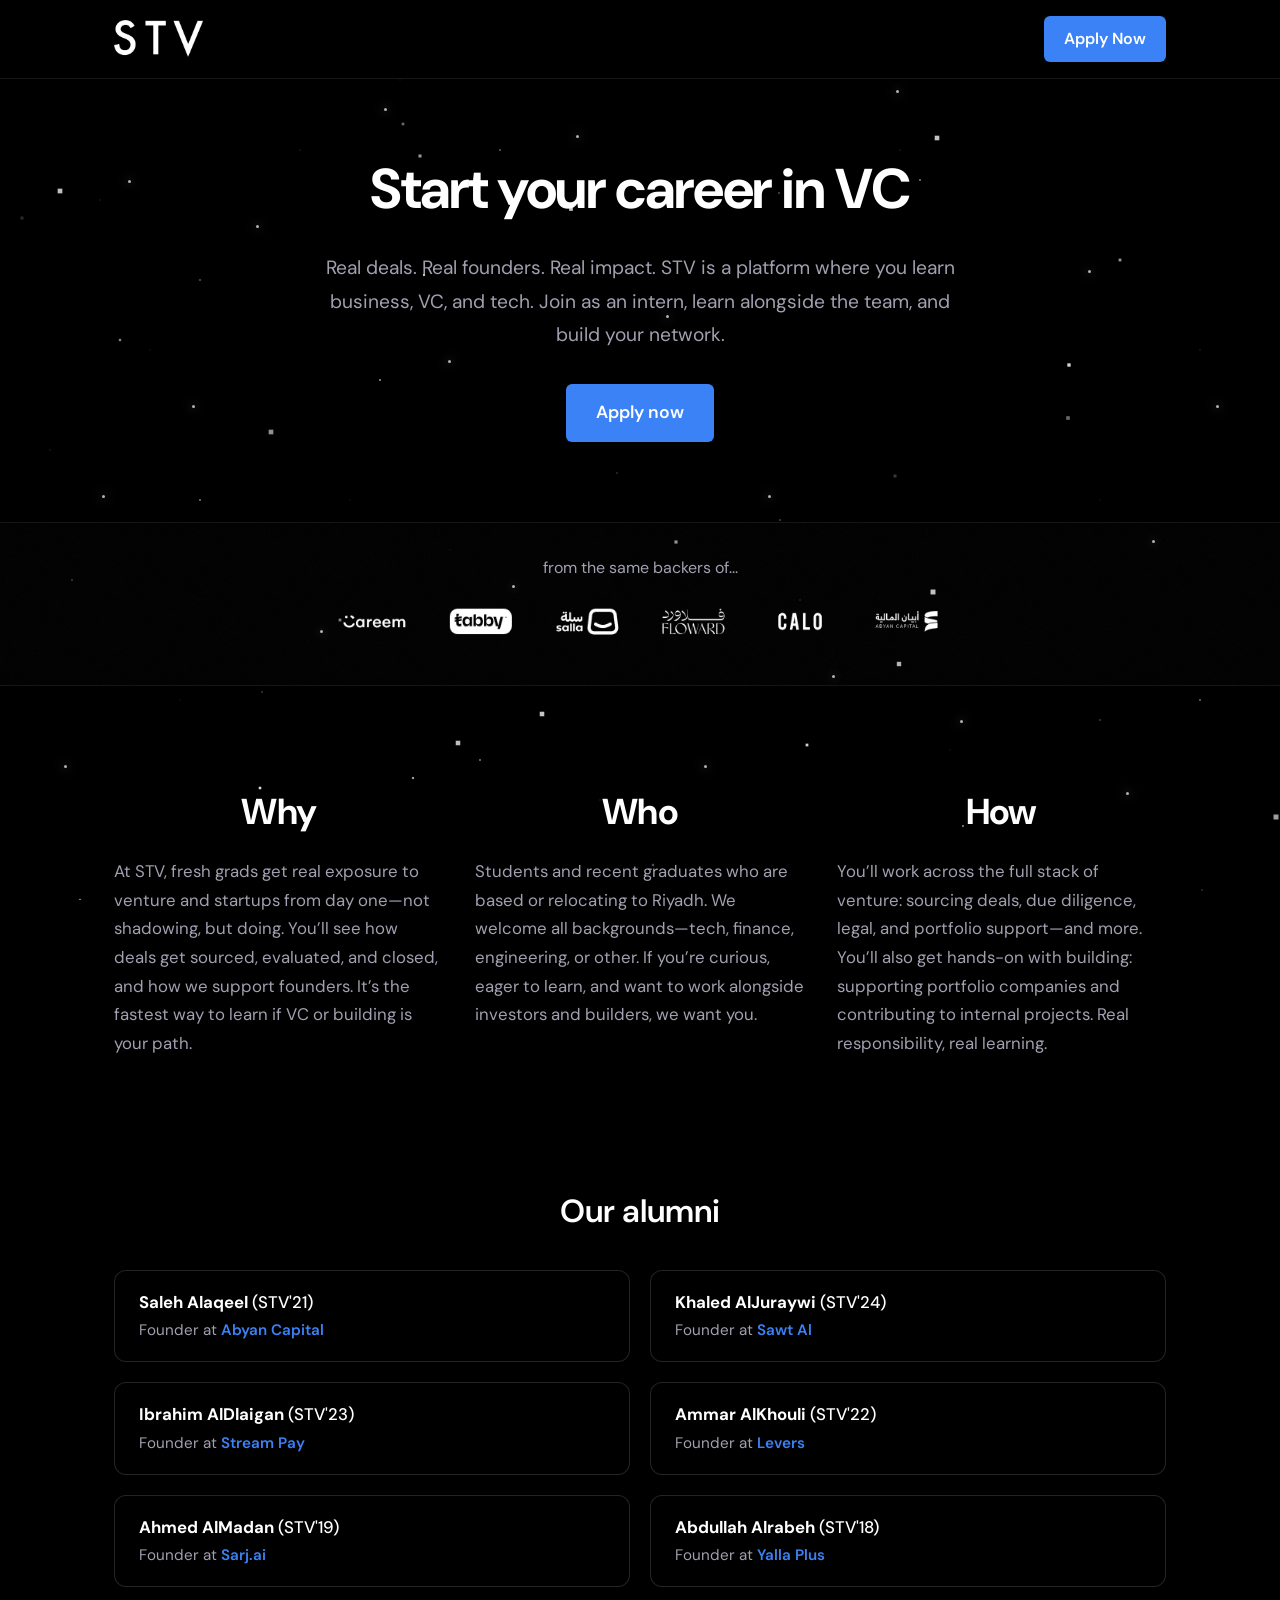
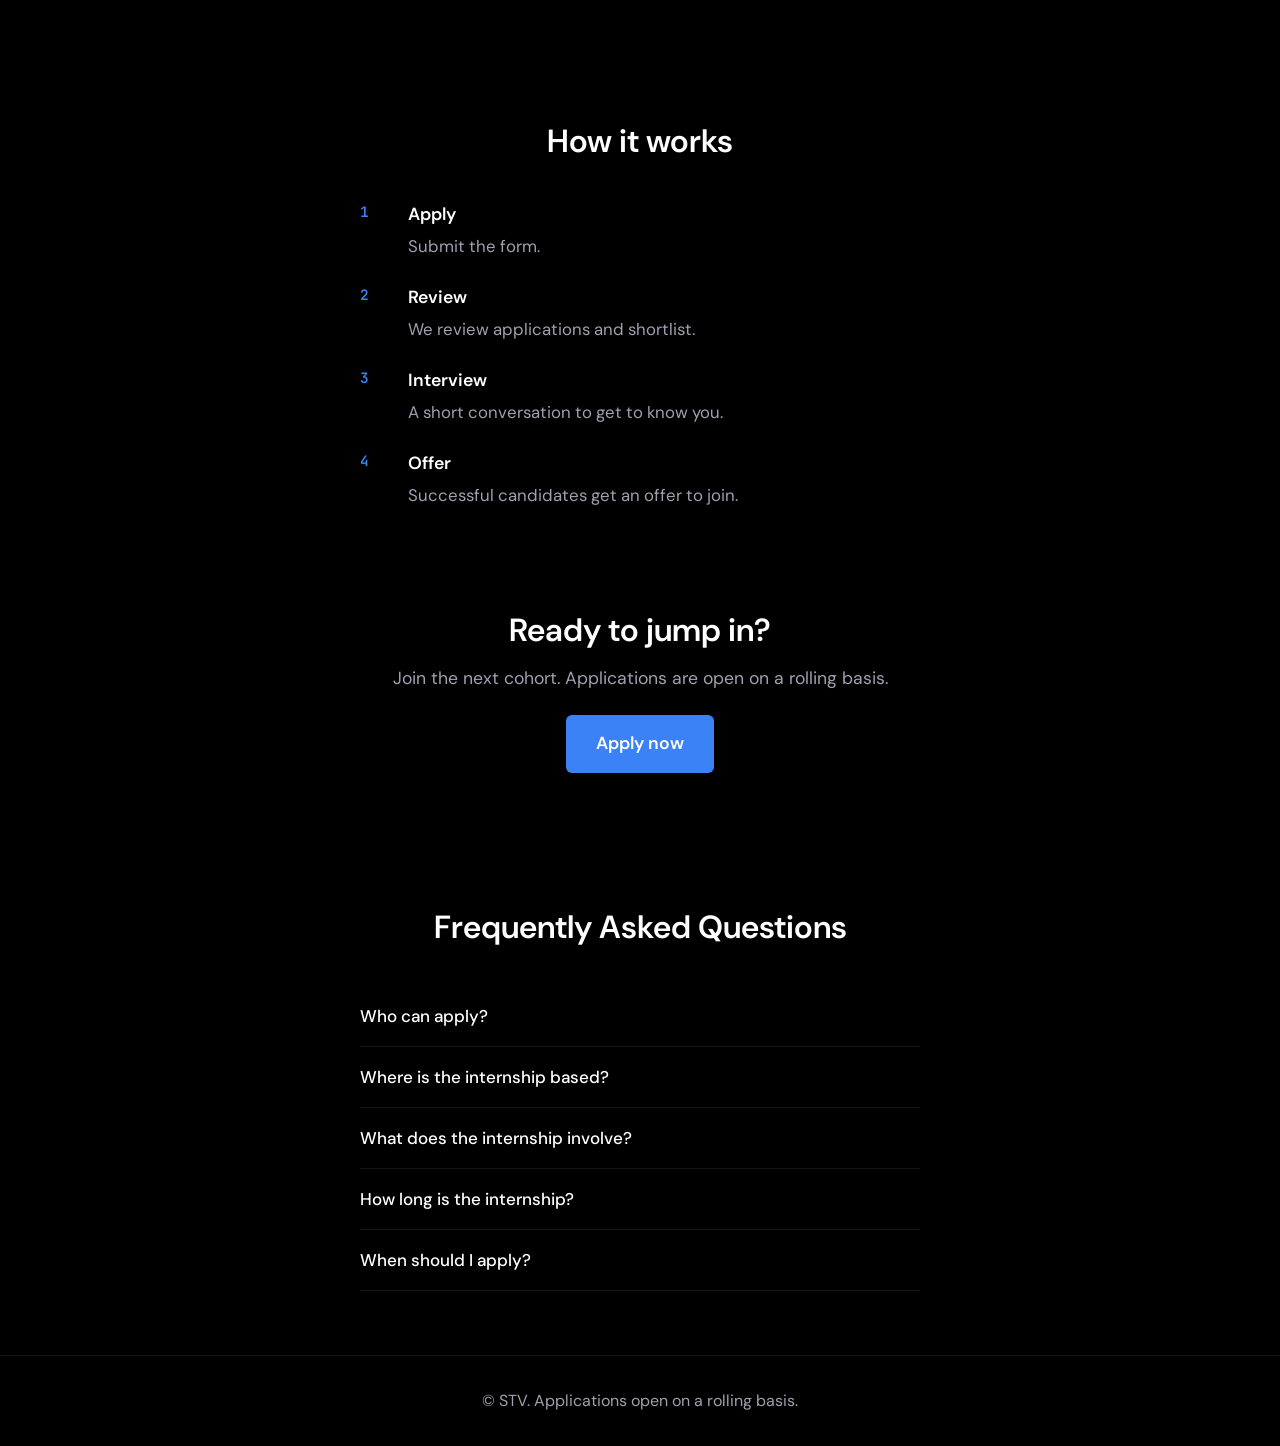
<file: index.html>
<!DOCTYPE html>
<html lang="en">
<head>
  <meta charset="UTF-8" />
  <meta name="viewport" content="width=device-width, initial-scale=1.0, viewport-fit=cover" />
  <meta name="theme-color" content="#000000" />
  <title>STV Internship | Apply Now</title>
  <!-- Open Graph / Facebook, LinkedIn, etc. -->
  <meta property="og:type" content="website" />
  <meta property="og:url" content="https://stv-internship-ax2s.vercel.app/" />
  <meta property="og:title" content="Start your career in VC" />
  <meta property="og:description" content="Real deals. Real founders. Real impact. STV is a platform where you learn business, VC, and tech. Join as an intern, learn alongside the team, and build your network. Applications are open on a rolling basis." />
  <meta property="og:image" content="https://stv-internship-ax2s.vercel.app/assets/stv-logo-white.png" />
  <meta property="og:image:width" content="2048" />
  <meta property="og:image:height" content="849" />
  <!-- Twitter Card -->
  <meta name="twitter:card" content="summary_large_image" />
  <meta name="twitter:url" content="https://stv-internship-ax2s.vercel.app/" />
  <meta name="twitter:title" content="Start your career in VC" />
  <meta name="twitter:description" content="Real deals. Real founders. Real impact. STV is a platform where you learn business, VC, and tech. Join as an intern, learn alongside the team, and build your network. Applications are open on a rolling basis." />
  <meta name="twitter:image" content="https://stv-internship-ax2s.vercel.app/assets/stv-logo-white.png" />
  <link rel="preconnect" href="https://fonts.googleapis.com" />
  <link rel="preconnect" href="https://fonts.gstatic.com" crossorigin />
  <link href="https://fonts.googleapis.com/css2?family=DM+Sans:ital,opsz,wght@0,9..40,300;0,9..40,400;0,9..40,500;0,9..40,600;0,9..40,700;1,9..40,400&family=Instrument+Serif:ital@0;1&family=JetBrains+Mono:wght@400;500;600&display=swap" rel="stylesheet" />
  <link rel="stylesheet" href="styles.css?v=6" />
</head>
<body>
  <div class="bg-tech" aria-hidden="true">
    <div class="bg-stars-far" aria-hidden="true"></div>
    <div class="bg-stars" aria-hidden="true"></div>
    <div class="bg-gradient-shift"></div>
    <div class="bg-float" aria-hidden="true">
      <span class="bg-particle"></span>
      <span class="bg-particle"></span>
      <span class="bg-particle"></span>
      <span class="bg-particle"></span>
      <span class="bg-particle"></span>
      <span class="bg-particle"></span>
      <span class="bg-particle"></span>
      <span class="bg-particle"></span>
      <span class="bg-particle"></span>
      <span class="bg-particle"></span>
      <span class="bg-particle"></span>
      <span class="bg-particle"></span>
      <span class="bg-particle"></span>
      <span class="bg-particle"></span>
      <span class="bg-particle"></span>
      <span class="bg-particle"></span>
      <span class="bg-particle"></span>
      <span class="bg-particle"></span>
      <span class="bg-particle"></span>
      <span class="bg-particle"></span>
    </div>
    <div class="bg-glow bg-glow-1"></div>
    <div class="bg-glow bg-glow-2"></div>
  </div>

  <header class="header">
    <div class="container">
      <a href="/" class="logo">
        <img src="assets/stv-logo-white.png" alt="STV" class="logo-img" />
      </a>
      <a href="https://docs.google.com/forms/d/1zl1nwiatsj6WW4wo2dqx9uAPg2A9zWV1U6yQzz-te5w/edit" target="_blank" rel="noopener noreferrer" class="btn btn-primary">Apply Now</a>
    </div>
  </header>

  <main>
    <section class="hero">
      <div class="container">
        <h1 class="hero-title">Start your career in VC</h1>
        <p class="hero-subtitle">
          Real deals. Real founders. Real impact. STV is a platform where you learn business, VC, and tech. Join as an intern, learn alongside the team, and build your network.
        </p>
        <div class="hero-cta">
          <a href="https://docs.google.com/forms/d/1zl1nwiatsj6WW4wo2dqx9uAPg2A9zWV1U6yQzz-te5w/edit" target="_blank" rel="noopener noreferrer" class="btn btn-primary btn-lg btn-glow">Apply now</a>
        </div>
      </div>
    </section>

    <section class="backers">
      <div class="backers-noise" aria-hidden="true"></div>
      <div class="container">
        <p class="backers-headline">from the same backers of...</p>
        <div class="backers-logos-wrap">
          <img src="assets/backers-logos.png" alt="Careem, Tabby, Salla, Floward, Calo, Abyan Capital" class="backers-logos-img" />
          <a href="https://www.careem.com" target="_blank" rel="noopener" class="backers-logo-link" style="left: 0;" aria-label="Careem"></a>
          <a href="https://tabby.ai" target="_blank" rel="noopener" class="backers-logo-link" style="left: 16.666%;" aria-label="Tabby"></a>
          <a href="https://salla.com" target="_blank" rel="noopener" class="backers-logo-link" style="left: 33.333%;" aria-label="Salla"></a>
          <a href="https://floward.com" target="_blank" rel="noopener" class="backers-logo-link" style="left: 50%;" aria-label="Floward"></a>
          <a href="https://calo.app" target="_blank" rel="noopener" class="backers-logo-link" style="left: 66.666%;" aria-label="Calo"></a>
          <a href="https://www.abyancapital.sa" target="_blank" rel="noopener" class="backers-logo-link" style="left: 83.333%;" aria-label="Abyan Capital"></a>
        </div>
      </div>
    </section>

    <section class="why-who-how section">
      <div class="container">
        <div class="why-who-how-grid">
          <div class="why-who-how-col">
            <h2 class="why-who-how-heading">Why</h2>
            <p class="why-who-how-text">At STV, fresh grads get real exposure to venture and startups from day one—not shadowing, but doing. You’ll see how deals get sourced, evaluated, and closed, and how we support founders. It’s the fastest way to learn if VC or building is your path.</p>
          </div>
          <div class="why-who-how-col">
            <h2 class="why-who-how-heading">Who</h2>
            <p class="why-who-how-text">Students and recent graduates who are based or relocating to Riyadh. We welcome all backgrounds—tech, finance, engineering, or other. If you’re curious, eager to learn, and want to work alongside investors and builders, we want you.</p>
          </div>
          <div class="why-who-how-col">
            <h2 class="why-who-how-heading">How</h2>
            <p class="why-who-how-text">You’ll work across the full stack of venture: sourcing deals, due diligence, legal, and portfolio support—and more. You’ll also get hands-on with building: supporting portfolio companies and contributing to internal projects. Real responsibility, real learning.</p>
          </div>
        </div>
      </div>
    </section>

    <section class="alumni section">
      <div class="container">
        <h2 class="section-title">Our alumni</h2>
        <div class="alumni-grid">
          <article class="alumni-card">
            <div class="alumni-card-right">
              <p class="alumni-name">Saleh Alaqeel <span class="alumni-cohort">(STV'21)</span></p>
              <p class="alumni-role">Founder at <a href="https://www.abyancapital.sa/" target="_blank" rel="noopener noreferrer" class="alumni-company-teal">Abyan Capital</a></p>
            </div>
          </article>
          <article class="alumni-card">
            <div class="alumni-card-right">
              <p class="alumni-name">Khaled AlJuraywi <span class="alumni-cohort">(STV'24)</span></p>
              <p class="alumni-role">Founder at <a href="https://www.sawt.sa/en/" target="_blank" rel="noopener noreferrer" class="alumni-company-teal">Sawt Al</a></p>
            </div>
          </article>
          <article class="alumni-card">
            <div class="alumni-card-right">
              <p class="alumni-name">Ibrahim AlDlaigan <span class="alumni-cohort">(STV'23)</span></p>
              <p class="alumni-role">Founder at <a href="https://streampay.sa/" target="_blank" rel="noopener noreferrer" class="alumni-company-teal">Stream Pay</a></p>
            </div>
          </article>
          <article class="alumni-card">
            <div class="alumni-card-right">
              <p class="alumni-name">Ammar AlKhouli <span class="alumni-cohort">(STV'22)</span></p>
              <p class="alumni-role">Founder at <a href="https://www.uselevers.com/" target="_blank" rel="noopener noreferrer" class="alumni-company-teal">Levers</a></p>
            </div>
          </article>
          <article class="alumni-card">
            <div class="alumni-card-right">
              <p class="alumni-name">Ahmed AlMadan <span class="alumni-cohort">(STV'19)</span></p>
              <p class="alumni-role">Founder at <a href="https://www.sarj.ai/" target="_blank" rel="noopener noreferrer" class="alumni-company-teal">Sarj.ai</a></p>
            </div>
          </article>
          <article class="alumni-card">
            <div class="alumni-card-right">
              <p class="alumni-name">Abdullah Alrabeh <span class="alumni-cohort">(STV'18)</span></p>
              <p class="alumni-role">Founder at <a href="https://www.yallaplus.com/" target="_blank" rel="noopener noreferrer" class="alumni-company-teal">Yalla Plus</a></p>
            </div>
          </article>
        </div>
      </div>
    </section>

    <section class="process section">
      <div class="container">
        <h2 class="section-title">How it works</h2>
        <ol class="process-list">
          <li><h3>Apply</h3><p>Submit the form.</p></li>
          <li><h3>Review</h3><p>We review applications and shortlist.</p></li>
          <li><h3>Interview</h3><p>A short conversation to get to know you.</p></li>
          <li><h3>Offer</h3><p>Successful candidates get an offer to join.</p></li>
        </ol>
        <h3 class="cta-headline">Ready to jump in?</h3>
        <p class="cta-subline">Join the next cohort. Applications are open on a rolling basis.</p>
        <a href="https://docs.google.com/forms/d/1zl1nwiatsj6WW4wo2dqx9uAPg2A9zWV1U6yQzz-te5w/edit" target="_blank" rel="noopener noreferrer" class="btn btn-primary btn-lg btn-glow" id="apply">Apply now</a>
      </div>
    </section>

    <section class="faq">
      <div class="container">
        <h2 class="section-title">Frequently Asked Questions</h2>
        <div class="faq-list">
          <details class="faq-item">
            <summary>Who can apply?</summary>
            <p>Students and recent graduates who are eager to learn business, VC, and tech. We welcome all backgrounds—tech, finance, engineering, or other—as long as you’re curious and want to learn.</p>
          </details>
          <details class="faq-item">
            <summary>Where is the internship based?</summary>
            <p>Our internship is based in Riyadh. You should be based or willing to relocate to Riyadh for the duration of the internship.</p>
          </details>
          <details class="faq-item">
            <summary>What does the internship involve?</summary>
            <p>You’ll support the investment team with research, due diligence, and portfolio work. You’ll get exposure to how we source deals, evaluate startups, and support founders—with real responsibility and feedback.</p>
          </details>
          <details class="faq-item">
            <summary>How long is the internship?</summary>
            <p>Duration and start dates are discussed during the process. We’ll share more details when we get in touch.</p>
          </details>
          <details class="faq-item">
            <summary>When should I apply?</summary>
            <p>Applications are open on a rolling basis—we review them as they come in, so apply whenever you’re ready.</p>
          </details>
        </div>
      </div>
    </section>
  </main>

  <footer class="footer">
    <div class="container">
      <p class="footer-text">© STV. Applications open on a rolling basis.</p>
    </div>
  </footer>
</body>
</html>
</file>
<file: styles.css>
/* STV Internship Microsite — match alpha.stv.vc, techy feel */
:root {
  --bg: #000000;
  --bg-soft: #0a0a0a;
  --bg-elevated: #111111;
  --text: #ffffff;
  --text-muted: #a0a0b0;
  --accent: #3b82f6;
  --accent-hover: #60a5fa;
  --accent-dim: rgba(59, 130, 246, 0.12);
  --border: #151515;
  --radius: 6px;
  --font-sans: "DM Sans", system-ui, sans-serif;
  --font-serif: "Instrument Serif", Georgia, serif;
  --font-mono: "JetBrains Mono", ui-monospace, monospace;
}

*, *::before, *::after { box-sizing: border-box; }
html { scroll-behavior: smooth; background: var(--bg); }
body {
  margin: 0;
  font-family: var(--font-sans);
  font-size: 1.0625rem;
  background: transparent;
  color: var(--text);
  line-height: 1.65;
  -webkit-font-smoothing: antialiased;
  position: relative;
}

.bg-tech {
  position: fixed;
  inset: 0;
  z-index: -1;
  overflow: hidden;
  background: #000;
}

/* Speckled starfield — white dots with slow drift + twinkle (star-like) */
.bg-stars {
  position: absolute;
  inset: 0;
  width: 0;
  height: 0;
  top: 0;
  left: 0;
  pointer-events: none;
  animation: starsDrift 70s ease-in-out infinite, starsTwinkle 5s ease-in-out infinite;
  box-shadow:
    456px 51px 0 1.98px rgba(255,255,255,0.36),
    571px 209px 0 1.85px rgba(255,255,255,0.78),
    356px 1209px 0 1.34px rgba(255,255,255,0.22),
    895px 476px 0 1.51px rgba(255,255,255,0.22),
    814px 1330px 0 1.9px rgba(255,255,255,0.47),
    653px 865px 0 1.18px rgba(255,255,255,0.3),
    1378px 209px 0 0.69px rgba(255,255,255,0.26),
    1408px 1236px 0 1.03px rgba(255,255,255,0.23),
    1881px 1098px 0 0.75px rgba(255,255,255,0.8),
    322px 1130px 0 1.09px rgba(255,255,255,0.61),
    933px 592px 0 2.47px rgba(255,255,255,0.76),
    413px 778px 0 1.06px rgba(255,255,255,0.61),
    700px 1093px 0 1.96px rgba(255,255,255,0.31),
    899px 664px 0 2.19px rgba(255,255,255,0.7),
    271px 432px 0 2.33px rgba(255,255,255,0.57),
    1076px 1197px 0 1.36px rgba(255,255,255,0.58),
    626px 1285px 0 0.82px rgba(255,255,255,0.64),
    260px 788px 0 1.26px rgba(255,255,255,0.85),
    1202px 890px 0 0.82px rgba(255,255,255,0.2),
    435px 1280px 0 1.1px rgba(255,255,255,0.62),
    458px 743px 0 2.26px rgba(255,255,255,0.74),
    676px 542px 0 1.56px rgba(255,255,255,0.59),
    1276px 817px 0 2.49px rgba(255,255,255,0.62),
    262px 692px 0 0.54px rgba(255,255,255,0.56),
    937px 138px 0 2.31px rgba(255,255,255,0.76),
    877px 1104px 0 0.76px rgba(255,255,255,0.81),
    779px 193px 0 0.69px rgba(255,255,255,0.48),
    403px 124px 0 1.31px rgba(255,255,255,0.42),
    308px 907px 0 2.12px rgba(255,255,255,0.76),
    60px 191px 0 2.35px rgba(255,255,255,0.75),
    1599px 543px 0 2.35px rgba(255,255,255,0.71),
    239px 1186px 0 1.97px rgba(255,255,255,0.24),
    963px 826px 0 0.74px rgba(255,255,255,0.78),
    1068px 418px 0 1.84px rgba(255,255,255,0.4),
    1872px 647px 0 2.36px rgba(255,255,255,0.81),
    542px 714px 0 2.26px rgba(255,255,255,0.77),
    424px 275px 0 1.03px rgba(255,255,255,0.78),
    1069px 365px 0 1.66px rgba(255,255,255,0.84),
    807px 745px 0 1.36px rgba(255,255,255,0.82),
    1230px 1038px 0 1.12px rgba(255,255,255,0.47),
    298px 932px 0 0.98px rgba(180,185,200,0.37),
    22px 218px 0 1.49px rgba(180,185,200,0.23),
    497px 934px 0 0.59px rgba(180,185,200,0.31),
    1135px 1067px 0 1.08px rgba(180,185,200,0.23),
    617px 473px 0 0.94px rgba(180,185,200,0.2),
    903px 999px 0 0.71px rgba(180,185,200,0.3),
    866px 931px 0 0.86px rgba(180,185,200,0.42),
    120px 340px 0 1.2px rgba(255,255,255,0.5),
    680px 920px 0 0.9px rgba(255,255,255,0.35),
    420px 156px 0 1.5px rgba(255,255,255,0.6),
    1100px 720px 0 0.8px rgba(255,255,255,0.28),
    250px 980px 0 1.1px rgba(255,255,255,0.45),
    1550px 380px 0 1.3px rgba(255,255,255,0.55),
    780px 520px 0 0.7px rgba(255,255,255,0.4),
    340px 620px 0 1.4px rgba(255,255,255,0.5),
    920px 180px 0 1px rgba(255,255,255,0.38),
    150px 1100px 0 0.9px rgba(255,255,255,0.32),
    580px 440px 0 1.2px rgba(255,255,255,0.48),
    1320px 890px 0 1.1px rgba(255,255,255,0.42),
    200px 280px 0 0.85px rgba(255,255,255,0.35),
    950px 1020px 0 1.3px rgba(255,255,255,0.52),
    480px 760px 0 0.95px rgba(255,255,255,0.4),
    1650px 620px 0 1.15px rgba(255,255,255,0.45),
    72px 580px 0 0.75px rgba(255,255,255,0.3),
    1120px 260px 0 1.4px rgba(255,255,255,0.58),
    380px 380px 0 1px rgba(255,255,255,0.45),
    1200px 700px 0 0.9px rgba(255,255,255,0.4),
    80px 900px 0 1.1px rgba(255,255,255,0.5),
    1400px 200px 0 0.8px rgba(255,255,255,0.35),
    600px 1100px 0 1.2px rgba(255,255,255,0.48),
    200px 500px 0 0.95px rgba(255,255,255,0.42),
    1000px 950px 0 1px rgba(255,255,255,0.45),
    500px 150px 0 0.85px rgba(255,255,255,0.38);
}
@keyframes starsDrift {
  0%, 100% { transform: translate(0, 0); }
  25% { transform: translate(4px, -6px); }
  50% { transform: translate(-3px, 5px); }
  75% { transform: translate(5px, 3px); }
}
@keyframes starsTwinkle {
  0%, 100% { opacity: 0.85; }
  50% { opacity: 1; }
}

/* Distant starfield layer — more density, softer */
.bg-stars-far {
  position: absolute;
  inset: 0;
  width: 0;
  height: 0;
  top: 0;
  left: 0;
  pointer-events: none;
  opacity: 0.9;
  animation: starsDriftFar 90s ease-in-out infinite, starsTwinkle 8s ease-in-out infinite;
  animation-delay: -20s, -2s;
  box-shadow:
    100px 200px 0 0.6px rgba(255,255,255,0.2),
    400px 80px 0 0.5px rgba(255,255,255,0.18),
    700px 400px 0 0.7px rgba(255,255,255,0.22),
    200px 600px 0 0.5px rgba(255,255,255,0.15),
    900px 150px 0 0.6px rgba(255,255,255,0.2),
    350px 500px 0 0.5px rgba(255,255,255,0.18),
    600px 800px 0 0.6px rgba(255,255,255,0.2),
    150px 350px 0 0.5px rgba(255,255,255,0.16),
    800px 600px 0 0.7px rgba(255,255,255,0.2),
    250px 900px 0 0.5px rgba(255,255,255,0.18),
    500px 300px 0 0.6px rgba(255,255,255,0.2),
    1100px 500px 0 0.5px rgba(255,255,255,0.18),
    300px 150px 0 0.6px rgba(255,255,255,0.2),
    950px 750px 0 0.5px rgba(255,255,255,0.16),
    50px 450px 0 0.6px rgba(255,255,255,0.2),
    650px 200px 0 0.5px rgba(255,255,255,0.18),
    1200px 350px 0 0.6px rgba(255,255,255,0.2),
    180px 700px 0 0.5px rgba(255,255,255,0.18),
    750px 950px 0 0.6px rgba(255,255,255,0.2),
    450px 550px 0 0.5px rgba(255,255,255,0.16);
}
@keyframes starsDriftFar {
  0%, 100% { transform: translate(0, 0); }
  33% { transform: translate(-2px, 4px); }
  66% { transform: translate(3px, -2px); }
}

.bg-gradient-shift {
  position: absolute;
  inset: 0;
  background: transparent;
}
@keyframes gradientShift {
  0% { opacity: 1; transform: scale(1); }
  100% { opacity: 0.85; transform: scale(1.05); }
}

.bg-float {
  position: absolute;
  inset: 0;
  overflow: hidden;
  pointer-events: none;
}
.bg-particle {
  position: absolute;
  border-radius: 50%;
  background: rgba(255, 255, 255, 0.7);
  box-shadow: 0 0 10px rgba(255, 255, 255, 0.55);
  animation: floatParticle 24s ease-in-out infinite, particleTwinkle 4s ease-in-out infinite;
}
.bg-particle:nth-child(1) { width: 3px; height: 3px; left: 10%; top: 20%; animation-duration: 22s; animation-delay: 0s; }
.bg-particle:nth-child(2) { width: 3px; height: 3px; left: 25%; top: 70%; animation-duration: 26s; animation-delay: -5s; }
.bg-particle:nth-child(3) { width: 3px; height: 3px; left: 45%; top: 15%; animation-duration: 20s; animation-delay: -10s; }
.bg-particle:nth-child(4) { width: 3px; height: 3px; left: 60%; top: 55%; animation-duration: 28s; animation-delay: -2s; }
.bg-particle:nth-child(5) { width: 3px; height: 3px; left: 75%; top: 80%; animation-duration: 24s; animation-delay: -8s; }
.bg-particle:nth-child(6) { width: 3px; height: 3px; left: 85%; top: 30%; animation-duration: 23s; animation-delay: -12s; }
.bg-particle:nth-child(7) { width: 3px; height: 3px; left: 15%; top: 45%; animation-duration: 25s; animation-delay: -4s; }
.bg-particle:nth-child(8) { width: 3px; height: 3px; left: 55%; top: 85%; animation-duration: 21s; animation-delay: -7s; }
.bg-particle:nth-child(9) { width: 3px; height: 3px; left: 35%; top: 40%; animation-duration: 27s; animation-delay: -15s; }
.bg-particle:nth-child(10) { width: 3px; height: 3px; left: 90%; top: 60%; animation-duration: 22s; animation-delay: -3s; }
.bg-particle:nth-child(11) { width: 3px; height: 3px; left: 5%; top: 85%; animation-duration: 23s; animation-delay: -6s; }
.bg-particle:nth-child(12) { width: 3px; height: 3px; left: 70%; top: 10%; animation-duration: 25s; animation-delay: -11s; }
.bg-particle:nth-child(13) { width: 3px; height: 3px; left: 20%; top: 25%; animation-duration: 21s; animation-delay: -9s; }
.bg-particle:nth-child(14) { width: 3px; height: 3px; left: 95%; top: 45%; animation-duration: 26s; animation-delay: -1s; }
.bg-particle:nth-child(15) { width: 3px; height: 3px; left: 40%; top: 65%; animation-duration: 24s; animation-delay: -14s; }
.bg-particle:nth-child(16) { width: 3px; height: 3px; left: 8%; top: 55%; animation-duration: 23s; animation-delay: -2s; }
.bg-particle:nth-child(17) { width: 3px; height: 3px; left: 65%; top: 75%; animation-duration: 27s; animation-delay: -9s; }
.bg-particle:nth-child(18) { width: 3px; height: 3px; left: 30%; top: 12%; animation-duration: 21s; animation-delay: -6s; }
.bg-particle:nth-child(19) { width: 3px; height: 3px; left: 88%; top: 88%; animation-duration: 25s; animation-delay: -12s; }
.bg-particle:nth-child(20) { width: 3px; height: 3px; left: 52%; top: 35%; animation-duration: 22s; animation-delay: -4s; }
@keyframes floatParticle {
  0%, 100% { transform: translate(0, 0); opacity: 0.55; }
  20% { transform: translate(22px, -18px); opacity: 0.75; }
  40% { transform: translate(-14px, 12px); opacity: 0.5; }
  60% { transform: translate(18px, 14px); opacity: 0.65; }
  80% { transform: translate(-10px, -20px); opacity: 0.55; }
}
@keyframes particleTwinkle {
  0%, 100% { filter: brightness(0.9); }
  50% { filter: brightness(1.1); }
}

.bg-glow {
  position: absolute;
  border-radius: 50%;
  filter: blur(100px);
  animation: float 18s ease-in-out infinite, glowPulse 6s ease-in-out infinite;
}
.bg-glow-1 {
  width: 480px;
  height: 480px;
  background: var(--accent);
  top: -120px;
  right: -80px;
  opacity: 0;
  pointer-events: none;
}
.bg-glow-2 {
  width: 320px;
  height: 320px;
  background: var(--accent);
  bottom: -80px;
  left: -60px;
  animation-delay: -8s, -3s;
  opacity: 0;
  pointer-events: none;
}
@keyframes float {
  0%, 100% { transform: translate(0, 0) scale(1); }
  33% { transform: translate(-30px, -20px) scale(1.06); }
  66% { transform: translate(20px, -40px) scale(1.04); }
}
@keyframes glowPulse {
  0%, 100% { opacity: 0.18; }
  50% { opacity: 0.28; }
}

.container {
  width: 100%;
  max-width: 1100px;
  margin: 0 auto;
  padding: 0 1.5rem;
}

.header {
  position: sticky;
  top: 0;
  z-index: 100;
  background: rgba(0, 0, 0, 0.85);
  backdrop-filter: blur(12px);
  -webkit-backdrop-filter: blur(12px);
  border-bottom: 1px solid var(--border);
}
.header .container {
  display: flex;
  align-items: center;
  justify-content: space-between;
  padding-top: 1rem;
  padding-bottom: 1rem;
}
.logo { display: inline-block; text-decoration: none; line-height: 0; }
.logo-img { display: block; height: 37px; width: auto; object-fit: contain; }

.btn {
  display: inline-block;
  padding: 0.6rem 1.25rem;
  font-family: var(--font-sans);
  font-size: 1rem;
  font-weight: 600;
  text-decoration: none;
  border-radius: var(--radius);
  transition: background 0.2s, color 0.2s;
  border: none;
  cursor: pointer;
}
.btn-primary {
  background: var(--accent);
  color: #ffffff;
}
.btn-primary:hover { background: var(--accent-hover); }
.btn-lg { padding: 0.9rem 1.85rem; font-size: 1.1rem; }
.btn-glow { box-shadow: none; }

.hero {
  padding: 4rem 0 5rem;
  text-align: center;
}
.hero-title {
  font-size: clamp(2.25rem, 5.5vw, 3.5rem);
  font-weight: 700;
  margin: 0 0 1rem;
  letter-spacing: -0.02em;
}
.hero-subtitle {
  font-size: 1.2rem;
  color: var(--text-muted);
  max-width: 640px;
  margin: 0 auto 2rem;
  line-height: 1.75;
}
.hero-cta { margin-top: 1.5rem; }

.backers {
  padding: 2rem 0;
  text-align: center;
  border-top: 1px solid var(--border);
  border-bottom: 1px solid var(--border);
  position: relative;
  background: transparent;
}
.backers-noise {
  position: absolute;
  inset: 0;
  opacity: 0.03;
  pointer-events: none;
  background: url("data:image/svg+xml,%3Csvg viewBox='0 0 256 256' xmlns='http://www.w3.org/2000/svg'%3E%3Cfilter id='n'%3E%3CfeTurbulence type='fractalNoise' baseFrequency='0.9' numOctaves='4' stitchTiles='stitch'/%3E%3C/filter%3E%3Crect width='100%25' height='100%25' filter='url(%23n)'/%3E%3C/svg%3E");
}
.backers-headline {
  font-size: 1rem;
  color: var(--text-muted);
  text-transform: lowercase;
  margin: 0 0 1rem;
}
.backers-logos-wrap { margin: 0 auto; position: relative; z-index: 1; background: transparent; width: fit-content; }
.backers-logo-link {
  position: absolute;
  top: 0;
  height: 100%;
  width: 16.666%;
  z-index: 2;
}
.backers-logos-img {
  max-width: 100%;
  height: auto;
  max-height: 48px;
  object-fit: contain;
  background: transparent;
}

/* Who is STV — stats strip */
.who-is-stv-grid {
  display: grid;
  grid-template-columns: repeat(3, 1fr);
  gap: 2rem;
  margin-top: 2rem;
  text-align: center;
}
@media (max-width: 640px) {
  .who-is-stv-grid { grid-template-columns: 1fr; gap: 1.5rem; }
}
.who-is-stv-item {
  display: flex;
  flex-direction: column;
  gap: 0.5rem;
}
.who-is-stv-value {
  font-family: var(--font-mono);
  font-size: 2.25rem;
  font-weight: 700;
  color: var(--accent);
  letter-spacing: -0.02em;
}
.who-is-stv-label {
  font-size: 1.05rem;
  color: var(--text-muted);
  line-height: 1.35;
}

.section { padding: 4rem 0; }
.section-title {
  font-size: 2rem;
  font-weight: 600;
  margin: 0 0 2rem;
  text-align: center;
}
.process-list {
  max-width: 560px;
  margin: 0 auto 2rem;
  padding: 0;
  list-style: none;
  text-align: left;
  counter-reset: step;
}
.process-list li {
  margin-bottom: 1.5rem;
  padding-left: 3rem;
  position: relative;
  counter-increment: step;
}
.process-list li::before {
  content: counter(step);
  position: absolute;
  left: 0;
  top: 0;
  font-family: var(--font-mono);
  font-weight: 600;
  font-size: 0.9rem;
  color: var(--accent);
}
.process-list li h3 {
  margin: 0 0 0.25rem;
  font-size: 1.1rem;
  font-weight: 600;
  color: var(--text);
}
.process-list li p {
  margin: 0;
  font-size: 1.05rem;
  color: var(--text-muted);
  line-height: 1.55;
}
.process .container { text-align: center; }

.section-lead {
  max-width: 640px;
  margin: 0 auto;
  text-align: center;
  color: var(--text-muted);
  font-size: 1.05rem;
  line-height: 1.7;
}

.benefits-grid {
  display: grid;
  grid-template-columns: repeat(auto-fit, minmax(280px, 1fr));
  gap: 1.25rem;
  margin-top: 2rem;
}
.benefit-card {
  background: var(--bg-elevated);
  border: 1px solid var(--border);
  border-radius: var(--radius);
  padding: 1.5rem;
}
.benefit-card h3 {
  margin: 0 0 0.5rem;
  font-size: 1.1rem;
  font-weight: 600;
  color: var(--text);
}
.benefit-card p {
  margin: 0;
  font-size: 1rem;
  color: var(--text-muted);
  line-height: 1.55;
}

.numbers-grid {
  display: grid;
  grid-template-columns: repeat(auto-fit, minmax(160px, 1fr));
  gap: 2rem;
  margin-top: 2rem;
  text-align: center;
}
.number-item {
  display: flex;
  flex-direction: column;
  gap: 0.5rem;
}
.number-value {
  font-family: var(--font-mono);
  font-size: 2rem;
  font-weight: 600;
  color: var(--accent);
}
.number-label {
  font-size: 1rem;
  color: var(--text-muted);
}

/* Why / Who / How — three columns */
.why-who-how-grid {
  display: grid;
  grid-template-columns: repeat(3, 1fr);
  gap: 2rem;
  margin-top: 2rem;
}
@media (max-width: 768px) {
  .why-who-how-grid { grid-template-columns: 1fr; }
}
.why-who-how-col {
  text-align: left;
}
.why-who-how-heading {
  font-size: 2.25rem;
  font-weight: 700;
  color: var(--text);
  margin: 0 0 1rem;
  text-align: center;
  letter-spacing: -0.02em;
}
.why-who-how-text {
  margin: 0;
  font-size: 1.05rem;
  line-height: 1.7;
  color: var(--text-muted);
}

.founder-builder-subtitle {
  text-align: center;
  font-size: 1.5rem;
  font-weight: 600;
  color: var(--text);
  font-family: var(--font-sans);
  margin: 0;
  max-width: 560px;
  margin-left: auto;
  margin-right: auto;
  letter-spacing: -0.01em;
  line-height: 1.45;
}

/* Alumni cards — split layout: company left, name + role right */
.alumni-grid {
  display: grid;
  grid-template-columns: repeat(2, 1fr);
  gap: 1.25rem;
  margin-top: 2rem;
}
@media (max-width: 640px) {
  .alumni-grid { grid-template-columns: 1fr; }
}
.alumni-card {
  background: rgba(0, 0, 0, 0.7);
  border: 1px solid rgba(255, 255, 255, 0.14);
  border-radius: 12px;
  overflow: hidden;
}
.alumni-card-right {
  padding: 1.25rem 1.5rem;
  display: flex;
  flex-direction: column;
  justify-content: center;
}
.alumni-name {
  margin: 0 0 0.35rem;
  font-size: 1.05rem;
  font-weight: 700;
  color: var(--text);
  line-height: 1.35;
}
.alumni-cohort {
  font-weight: 500;
}
.alumni-role {
  margin: 0;
  font-size: 0.95rem;
  color: var(--text-muted);
  line-height: 1.45;
}
.alumni-company-teal {
  color: var(--accent);
  font-weight: 600;
  text-decoration: none;
}
.alumni-company-teal:hover {
  text-decoration: underline;
}

.cta-section {
  padding: 4rem 0;
  text-align: center;
}
.cta-headline { font-size: 2rem; font-weight: 600; margin: 0 0 0.5rem; }
.process .cta-headline { margin-top: 6rem; }
.cta-subline { font-size: 1.1rem; color: var(--text-muted); margin: 0 0 1.5rem; line-height: 1.5; }

.faq { padding: 4rem 0; }
.faq-list { max-width: 560px; margin: 0 auto; }
.faq-item {
  border-bottom: 1px solid var(--border);
}
.faq-item summary {
  padding: 1rem 0;
  cursor: pointer;
  font-weight: 500;
  list-style: none;
  user-select: none;
  -webkit-user-select: none;
}
.faq-item summary::-webkit-details-marker { display: none; }
/* Smooth expand/collapse where ::details-content + interpolate-size are supported */
.faq-item {
  interpolate-size: allow-keywords;
}
.faq-item::details-content {
  block-size: 0;
  overflow: hidden;
  transition: block-size 0.3s ease, content-visibility 0.3s allow-discrete;
}
.faq-item[open]::details-content {
  block-size: auto;
}
/* Fallback: fade/slide the answer in on open in older browsers */
.faq-item[open] p {
  animation: faqReveal 0.3s ease;
}
@keyframes faqReveal {
  from { opacity: 0; transform: translateY(-6px); }
  to { opacity: 1; transform: translateY(0); }
}
.faq-item p {
  padding-bottom: 1rem;
  color: var(--text-muted);
  margin: 0;
  font-size: 1.05rem;
  line-height: 1.6;
}

.footer {
  padding: 2rem 0;
  border-top: 1px solid var(--border);
  text-align: center;
}
.footer-text {
  margin: 0;
  font-size: 1rem;
  color: var(--text-muted);
}
</file>
